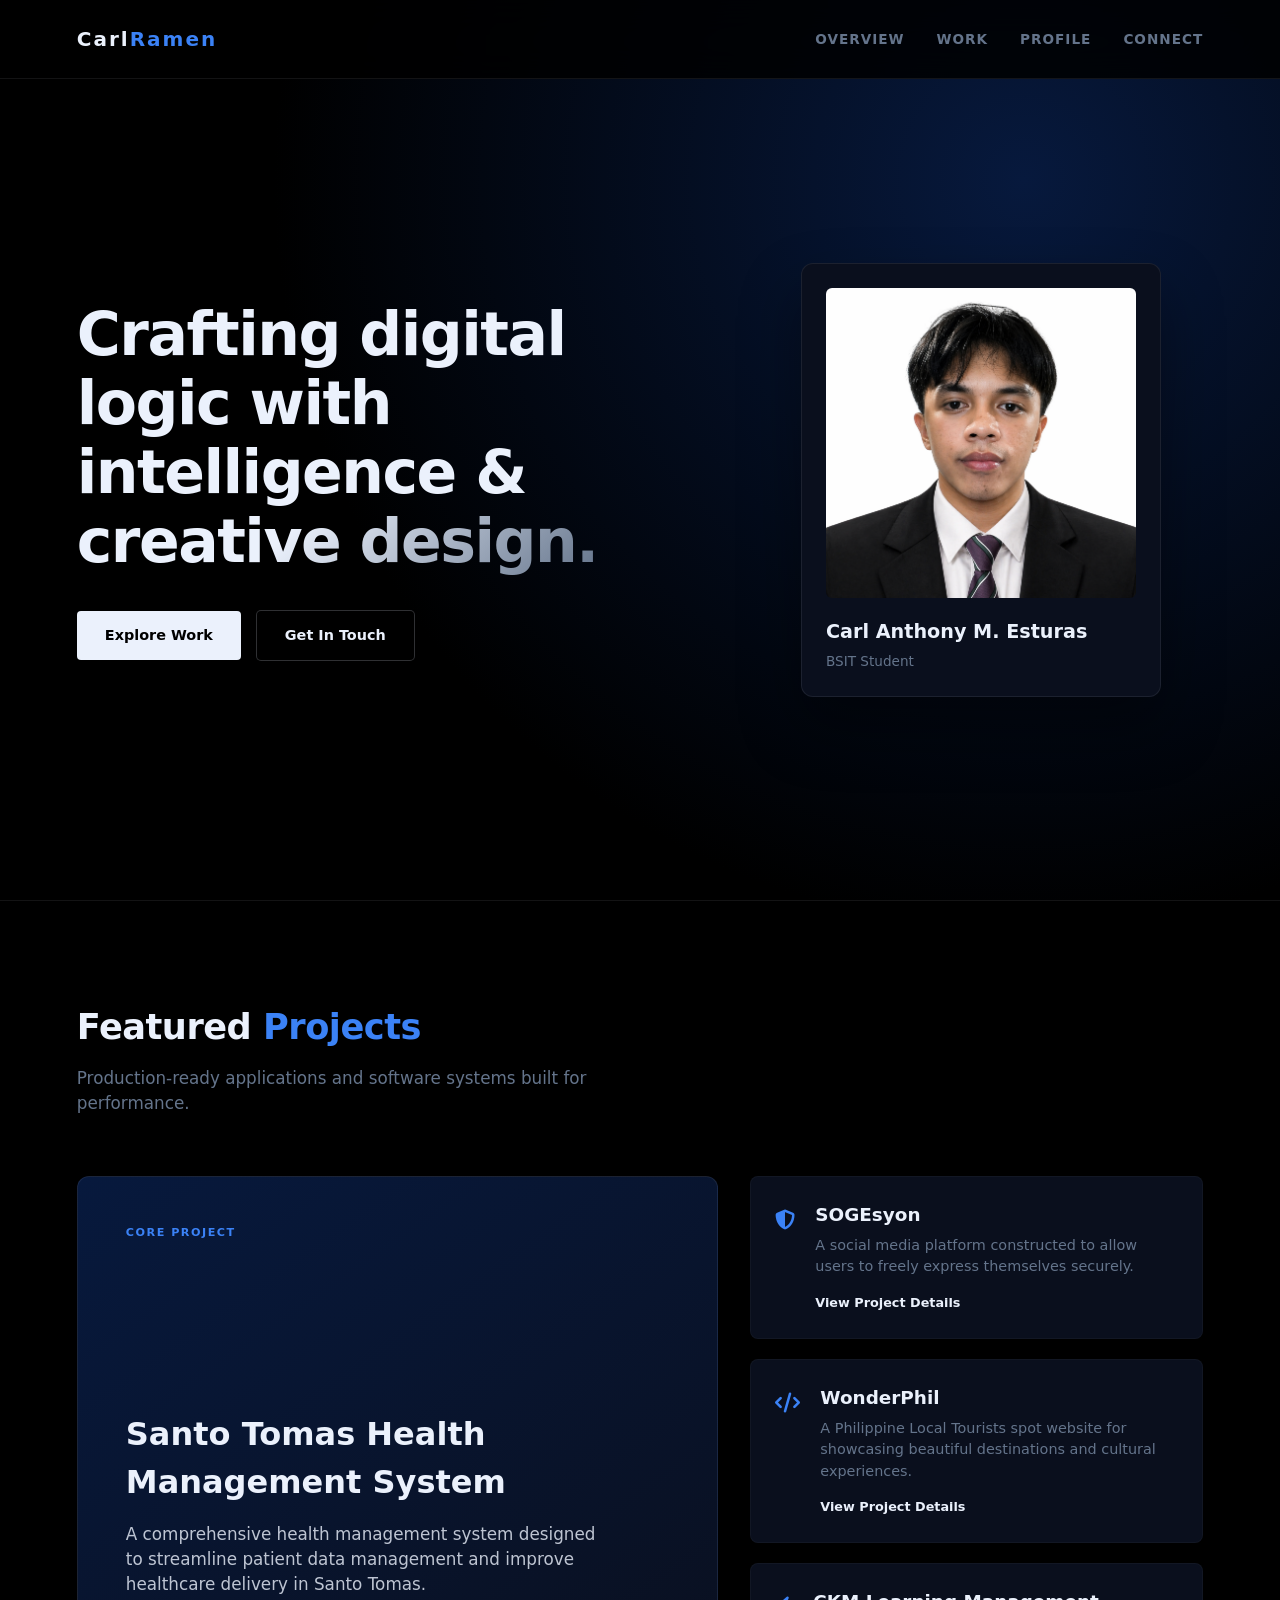
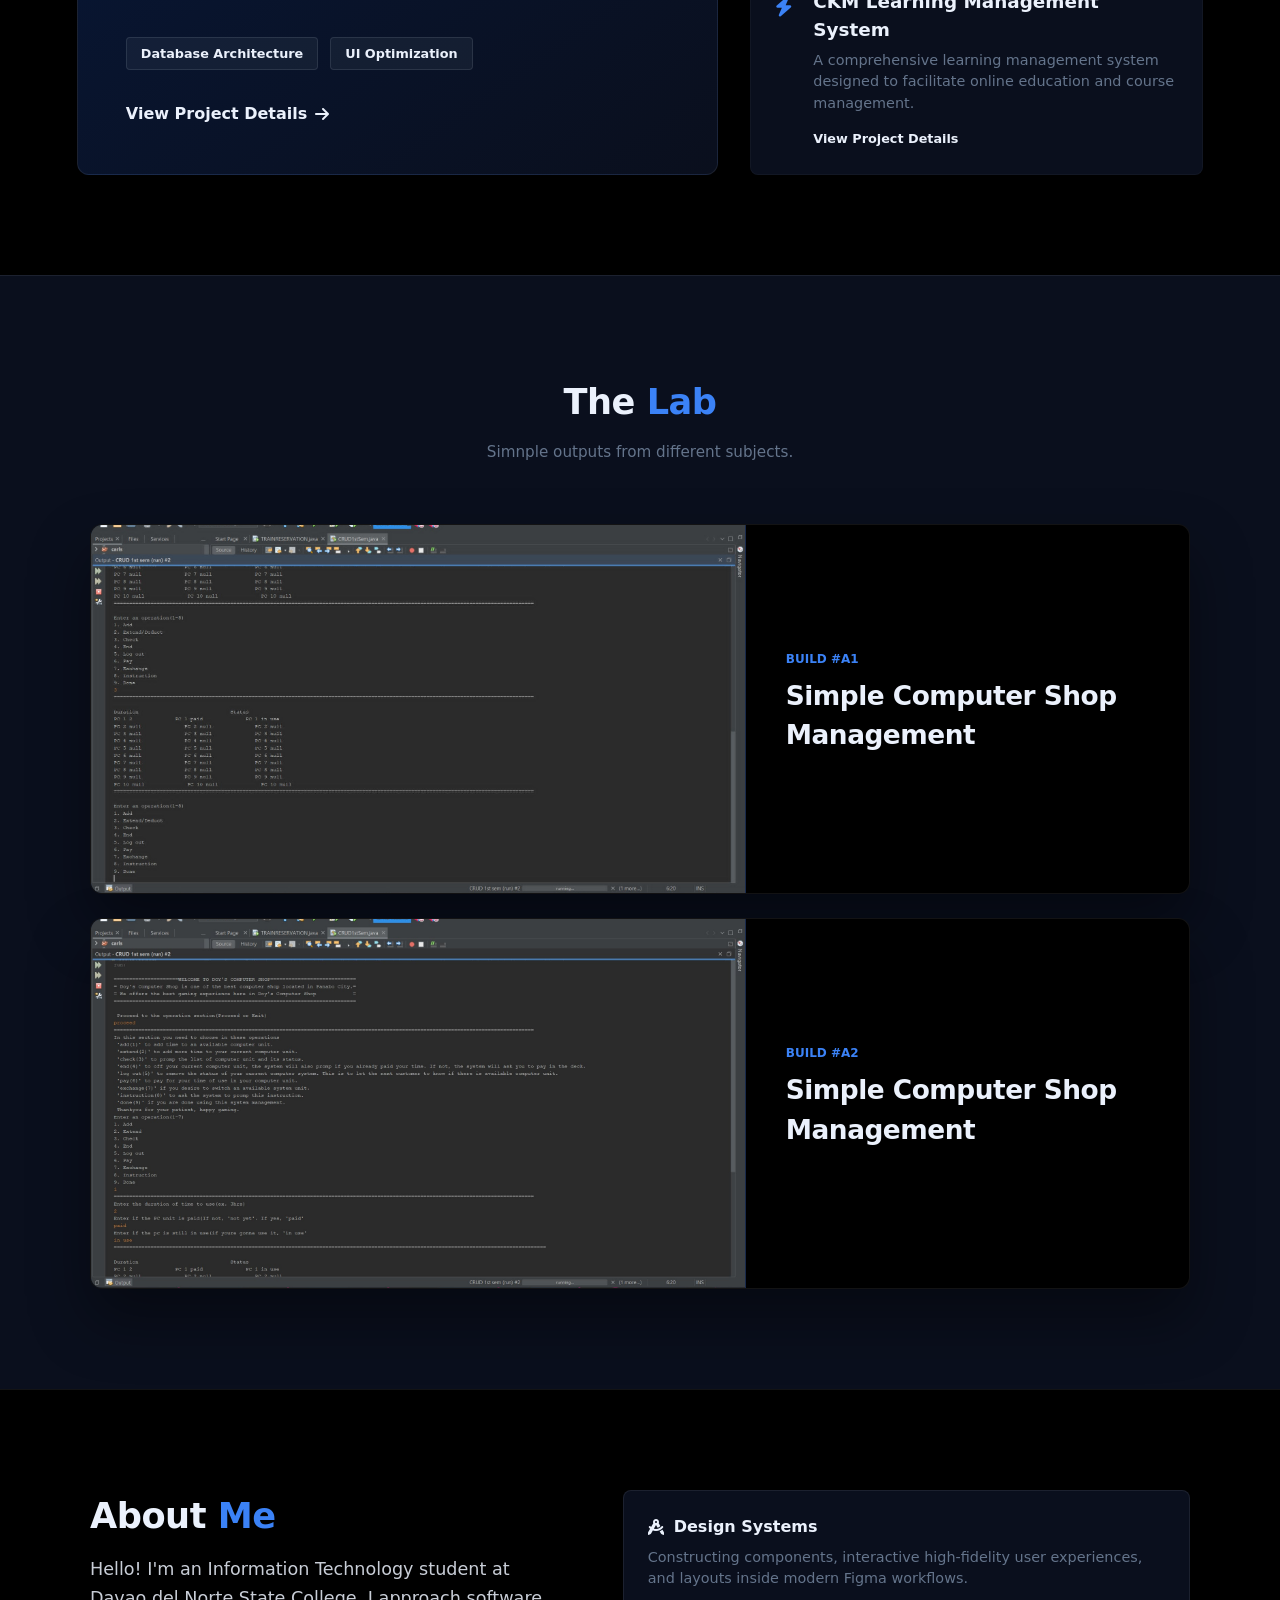
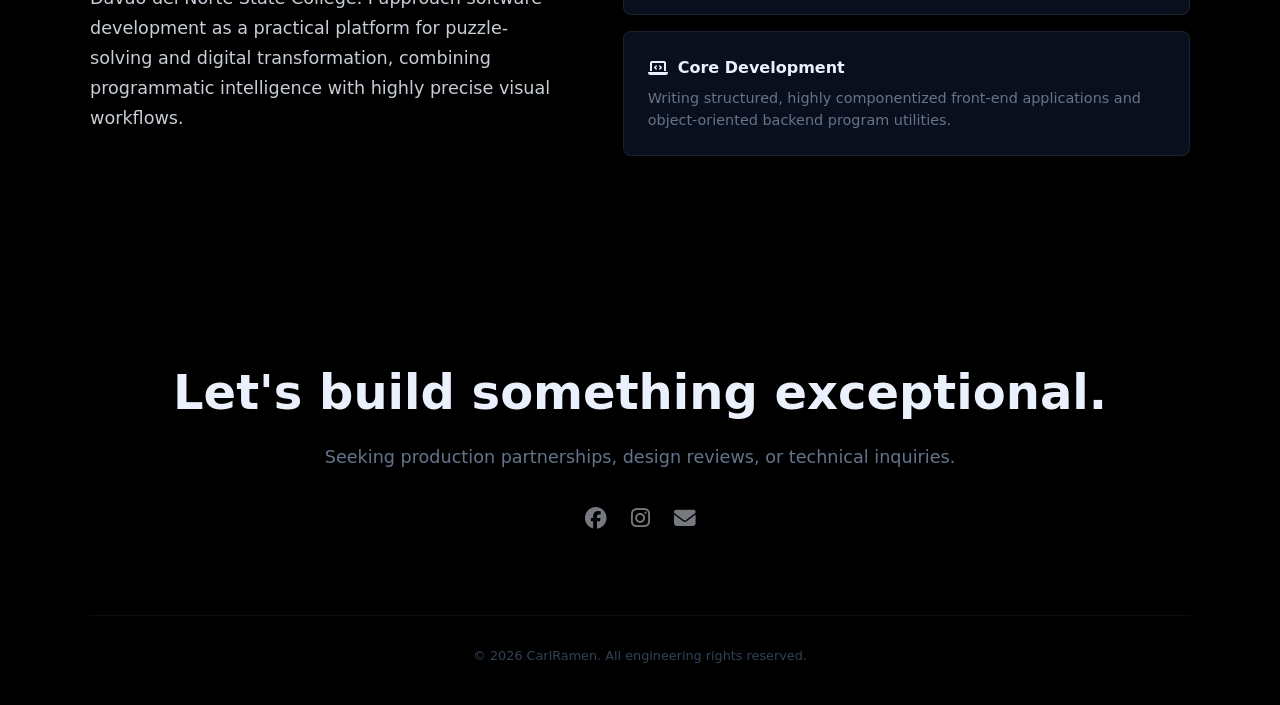
<file: index.html>
<!DOCTYPE html>
<html lang="en">
<head>
    <meta charset="UTF-8">
    <meta name="viewport" content="width=device-width, initial-scale=1.0">
    <title>Carl Anthony M. Esturas | Portfolio</title>
    <link rel="stylesheet" href="style.css">
    <link rel="stylesheet" href="https://cdnjs.cloudflare.com/ajax/libs/font-awesome/6.4.0/css/all.min.css">
</head>
<body>

    <header>
        <div class="logo">Carl<span>Ramen</span></div>
        <nav>
            <ul>
                <li><a href="#hero">Overview</a></li>
                <li><a href="#projects">Work</a></li>
                <li><a href="#about">Profile</a></li>
                <li><a href="#contact">Connect</a></li>
            </ul>
        </nav>
    </header>

    <!-- Main Hero Dashboard Block -->
    <main id="hero" class="hero-split-section">
        <div class="hero-left-panel">

            <h1>Crafting digital logic with intelligence & <span class="gradient-text">creative design.</span></h1>
            <div class="hero-cta-group">
                <a href="#projects" class="btn btn-primary">Explore Work</a>
                <a href="#contact" class="btn btn-secondary">Get In Touch</a>
            </div>
        </div>
        
        <div class="hero-right-panel">
            <div class="profile-hero-card">
                <div class="profile-frame">
                    <img src="pictures\Portfolio\carl 1x1.png" alt="Carl Anthony M. Esturas Portrait">
                </div>
                <div class="profile-meta">
                    <h3>Carl Anthony M. Esturas</h3>
                    <p>BSIT Student</p>
                </div>
            </div>
        </div>
    </main>

    <!-- Section 1: Main Project Hub -->
    <section id="projects" class="showcase-hub">
        <div class="section-header-left">
            <h2>Featured <span>Projects</span></h2>
            <p>Production-ready applications and software systems built for performance.</p>
        </div>

        <div class="asymmetric-project-grid">
            <!-- Large Focus Card -->
            <div class="project-card-large">
                <div class="card-meta-tag">Core Project</div>
                <div class="card-content-wrap">
                    <h3>Santo Tomas Health Management System</h3>
                    <p>A comprehensive health management system designed to streamline patient data management and improve healthcare delivery in Santo Tomas.</p>
                    <div class="card-tech-row">
                        <span>Database Architecture</span>
                        <span>UI Optimization</span>
                    </div>
                    <a href="project1.html" class="action-link">View Project Details <i class="fa-solid fa-arrow-right"></i></a>
                </div>
            </div>

            <!-- Side Cards Sub-Grid -->
            <div class="side-projects-stack">
                <div class="project-card-mini">
                    <div class="mini-icon"><i class="fa-solid fa-shield-halved"></i></div>
                    <div class="mini-content">
                        <h3>SOGEsyon</h3>
                        <p>A social media platform constructed to allow users to freely express themselves securely.</p>
                        <a href="project2.html" class="simple-link">View Project Details</a>
                    </div>
                </div>

                <div class="project-card-mini">
                    <div class="mini-icon"><i class="fa-solid fa-code"></i></div>
                    <div class="mini-content">
                        <h3>WonderPhil</h3>
                        <p>A Philippine Local Tourists spot website for showcasing beautiful destinations and cultural experiences.</p>
                        <a href="project3.html" class="simple-link">View Project Details</a>
                    </div>
                </div>

                <div class="project-card-mini">
                    <div class="mini-icon"><i class="fa-solid fa-bolt"></i></div>
                    <div class="mini-content">
                        <h3>CKM Learning Management System</h3>
                        <p>A comprehensive learning management system designed to facilitate online education and course management.</p>
                        <a href="project4.html" class="simple-link">View Project Details</a>
                    </div>
                </div>
            </div>
        </div>
    </section>

    <!-- Section 2: Laboratory / Other Creations -->
    <section class="lab-workspace">
        <div class="lab-title-center">
            <h2>The <span>Lab</span></h2>
            <p>Simnple outputs from different subjects.</p>
        </div>

        <div class="lab-display-card">
            <div class="lab-image-pane">
                <img src="pictures\Portfolio\da53e090-27cf-4da5-a73e-3b33466f14dc.jpg" alt="Quiz Generator Interface">
            </div>
            <div class="lab-details-pane">
                <span class="lab-index">Build #A1</span>
                <h3>Simple Computer Shop Management</h3>
              

        </div>
        </div>
        <br>
        <div class="lab-display-card">
            <div class="lab-image-pane">
                <img src="pictures\Portfolio\8c48b31a-b5ac-4d17-a5b7-06919d560942.jpg" alt="Quiz Generator Interface">
            </div>
            <div class="lab-details-pane">
                <span class="lab-index">Build #A2</span>
                <h3>Simple Computer Shop Management</h3>
              

        </div>
        </div>
    </section>

    <!-- Section 3: About & Competencies -->
    <section id="about" class="profile-biography">
        <div class="bio-grid">
            <div class="bio-statement">
                <h2>About <span>Me</span></h2>
                <p>Hello! I'm an Information Technology student at Davao del Norte State College. I approach software development as a practical platform for puzzle-solving and digital transformation, combining programmatic intelligence with highly precise visual workflows.</p>
            </div>
            <div class="competency-matrix">
                <div class="matrix-card">
                    <h4><i class="fa-solid fa-compass-drafting"></i> Design Systems</h4>
                    <p>Constructing components, interactive high-fidelity user experiences, and layouts inside modern Figma workflows.</p>
                </div>
                <div class="matrix-card">
                    <h4><i class="fa-solid fa-laptop-code"></i> Core Development</h4>
                    <p>Writing structured, highly componentized front-end applications and object-oriented backend program utilities.</p>
                </div>
            </div>
        </div>
    </section>

    <!-- Footer System -->
    <footer id="contact">
        <div class="footer-wrap">
            <div class="footer-cta">
                <h2>Let's build something <span>exceptional.</span></h2>
                <p>Seeking production partnerships, design reviews, or technical inquiries.</p>
                <div class="social-links">
                    <a href="#" aria-label="Facebook"><i class="fa-brands fa-facebook"></i></a>
                    <a href="#" aria-label="Instagram"><i class="fa-brands fa-instagram"></i></a>
                    <a href="mailto:your-email@gmail.com" aria-label="Email"><i class="fa-solid fa-envelope"></i></a>
                </div>
            </div>
            <div class="footer-bottom">
                <p class="copyright">&copy; 2026 CarlRamen. All engineering rights reserved.</p>
            </div>
        </div>
    </footer>

</body>
</html>
</file>
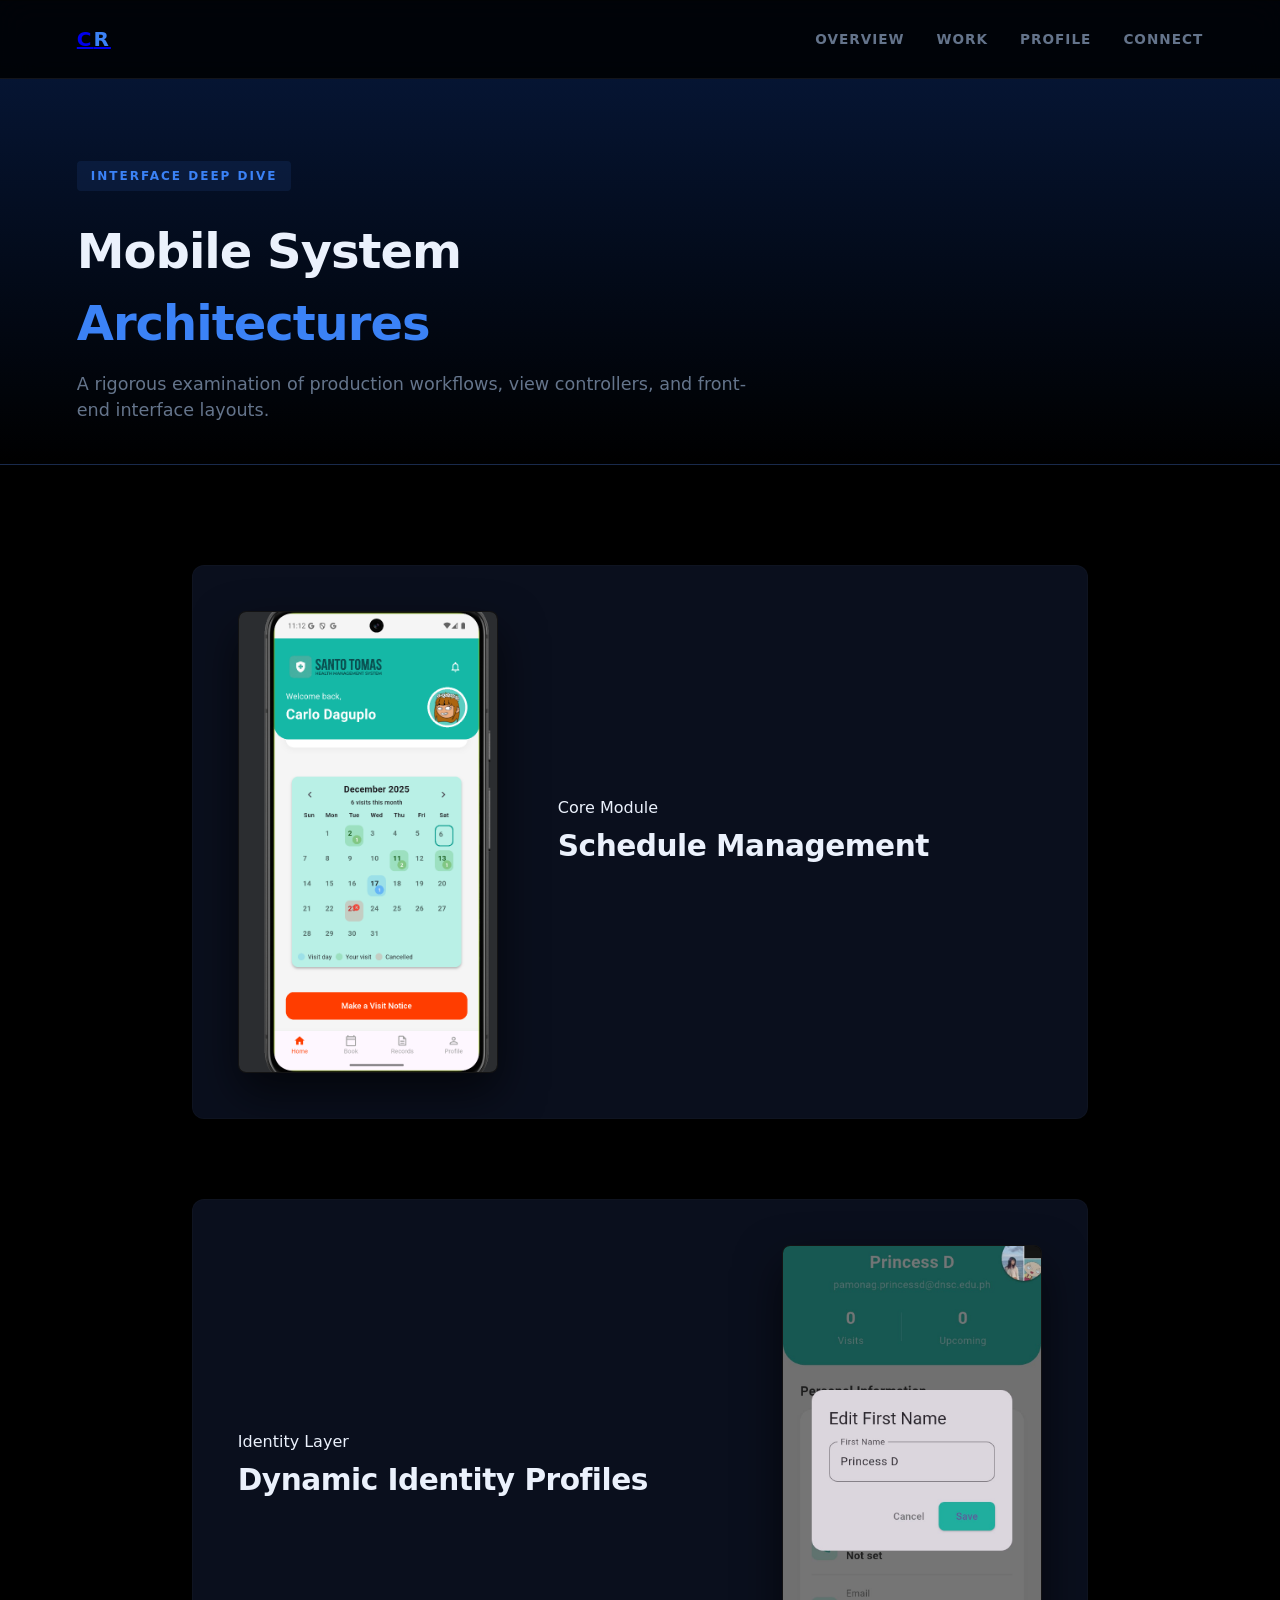
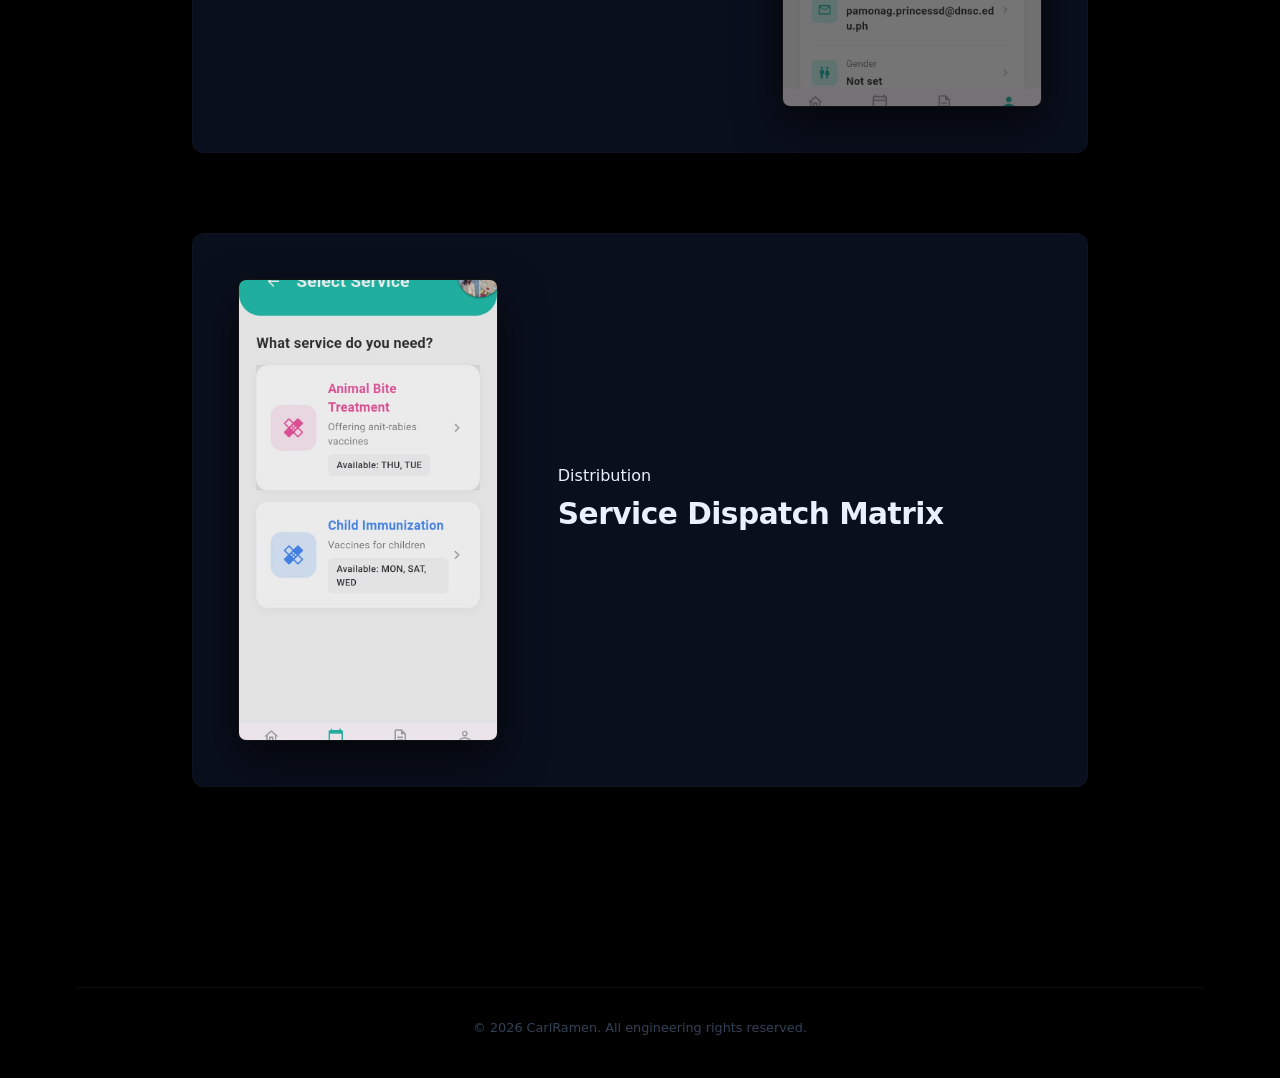
<file: project1.html>
<!DOCTYPE html>
<html lang="en">
<head>
    <meta charset="UTF-8">
    <meta name="viewport" content="width=device-width, initial-scale=1.0">
    <title>Project Breakdown | Case Studies</title>
    <link rel="stylesheet" href="style.css">
    <!-- Font Awesome for Icons -->
    <link rel="stylesheet" href="https://cdnjs.cloudflare.com/ajax/libs/font-awesome/6.4.0/css/all.min.css">
</head>

<style>
    /* ==========================================================================
   Showcase Subpage Layout Matrix Adjustments
   ========================================================================== */

.showcase-page {
    background-color: var(--raw-black);
}

header nav ul li a.active-link {
    color: var(--ice-white);
    border-bottom: 2px solid #3b82f6;
    padding-bottom: 4px;
}

/* --- Hero Banner Modification --- */
.showcase-hero {
    min-height: 45vh;
    display: flex;
    align-items: flex-end;
    padding: 160px 6% 40px;
    background: linear-gradient(180deg, var(--navy-abyss) 0%, var(--raw-black) 100%);
    position: relative;
    border-bottom: 1px solid var(--subtle-border);
}

.hero-title-container {
    position: relative;
    z-index: 2;
    max-width: 700px;
}

.hero-title-container h1 {
    font-size: 3rem;
    font-weight: 800;
    letter-spacing: -1px;
    margin-bottom: 12px;
}

.hero-title-container h1 span {
    color: #3b82f6;
}

.hero-title-container p {
    color: var(--slate-muted);
    font-size: 1.1rem;
}

/* --- Portrait Frame System Mechanics --- */
.showcase-container.portrait-layout {
    display: flex;
    flex-direction: column;
    gap: 80px;
    max-width: 1050px;
    margin: 0 auto;
    padding: 100px 6%;
}

.portrait-layout .showcase-item {
    display: flex;
    flex-direction: row;
    align-items: center;
    gap: 60px;
    background-color: var(--card-surface);
    padding: 45px;
    border-radius: 12px;
    border: 1px solid rgba(235, 241, 252, 0.02);
    transition: border-color 0.4s ease;
}

.portrait-layout .showcase-item:hover {
    border-color: var(--subtle-border);
}

.portrait-layout .showcase-item.reverse {
    flex-direction: row-reverse;
}

/* Perfect Portrait Calculations */
.portrait-frame {
    flex: 0.7;
    max-width: 260px;
    aspect-ratio: 9 / 16;
    overflow: hidden;
    border-radius: 8px;
    border: 1px solid var(--subtle-border);
    box-shadow: 0 20px 45px rgba(0, 0, 0, 0.6);
    background-color: var(--raw-black);
}

.portrait-frame img {
    width: 100%;
    height: 100%;
    object-fit: cover;
    transition: transform 0.5s ease;
}

.portrait-layout .showcase-item:hover .portrait-frame img {
    transform: scale(1.02);
}

/* --- Typographical Details Panels --- */
.portrait-layout .showcase-details {
    flex: 1.3;
}

.detail-header-group {
    margin-bottom: 20px;
}

.portrait-layout .showcase-details h2 {
    font-size: 1.85rem;
    font-weight: 700;
    margin-top: 4px;
    letter-spacing: -0.5px;
}

.module-description {
    color: var(--slate-muted);
    font-size: 1rem;
    line-height: 1.7;
    margin-bottom: 30px;
}

/* Modern Tech Badges with embedded FontAwesome Icons */
.portrait-layout .tech-stack {
    display: flex;
    gap: 10px;
    flex-wrap: wrap;
}

.portrait-layout .tech-stack span {
    background-color: rgba(7, 25, 61, 0.5);
    color: var(--ice-white);
    border: 1px solid rgba(235, 241, 252, 0.06);
    padding: 8px 14px;
    border-radius: 4px;
    font-size: 0.8rem;
    font-weight: 600;
    display: inline-flex;
    align-items: center;
    gap: 8px;
}

.portrait-layout .tech-stack span i {
    color: #3b82f6;
    font-size: 0.85rem;
}

/* --- Mobile Viewport Adjustments --- */
@media (max-width: 850px) {
    .portrait-layout .showcase-item, 
    .portrait-layout .showcase-item.reverse {
        flex-direction: column;
        text-align: center;
        gap: 35px;
        padding: 30px 20px;
    }

    .portrait-frame {
        max-width: 220px;
        width: 100%;
    }

    .portrait-layout .showcase-details h2 {
        font-size: 1.5rem;
    }

    .portrait-layout .tech-stack {
        justify-content: center;
    }
}
</style>

<body class="showcase-page">

    <!-- Global Navigation Hook -->
    <header>
        <div class="logo"><a href="index.html">C<span>R</span></a></div>
        <nav>
            <ul>
                <li><a href="index.html#hero">Overview</a></li>
                <li><a href="index.html#projects">Work</a></li>
                <li><a href="index.html#about">Profile</a></li>
                <li><a href="index.html#contact">Connect</a></li>
            </ul>
        </nav>
    </header>

    <!-- Asymmetric Banner Header -->
    <section class="showcase-hero">
        <div class="hero-blur-backdrop"></div>
        <div class="hero-title-container">
            <span class="eyebrow-tag">Interface Deep Dive</span>
            <h1>Mobile System <span>Architectures</span></h1>
            <p>A rigorous examination of production workflows, view controllers, and front-end interface layouts.</p>
        </div>
    </section>

    <!-- Structural Layout: Split Component Feed -->
    <main class="showcase-container portrait-layout">

        <!-- Entry 01: Schedule Mechanics -->
        <article class="showcase-item">
            <div class="portrait-frame">
                <img src="pictures\Portfolio\955c9153-8900-468e-9204-cc3ce9925b33.jpg" alt="Schedule Application Interface View">
            </div>
            <div class="showcase-details">
                <div class="detail-header-group">
                    <span class="project-category">Core Module</span>
                    <h2>Schedule Management</h2>
                </div>

            </div>
        </article>

        <!-- Entry 02: Profile Data (Alternating Grid Structure) -->
        <article class="showcase-item reverse">
            <div class="portrait-frame">
                <img src="pictures\Portfolio\a5925135-b721-49a8-8b32-dfb4922f1dfa.jpg" alt="User Profile Configuration View">
            </div>
            <div class="showcase-details">
                <div class="detail-header-group">
                    <span class="project-category">Identity Layer</span>
                    <h2>Dynamic Identity Profiles</h2>
                </div>

            </div>
        </article>

        <!-- Entry 03: Service Integrations -->
        <article class="showcase-item">
            <div class="portrait-frame">
                <img src="pictures\Portfolio\c587fa96-a7ad-48d1-b13a-ccf615822dba.jpg" alt="Service Discovery Application View">
            </div>
            <div class="showcase-details">
                <div class="detail-header-group">
                    <span class="project-category">Distribution</span>
                    <h2>Service Dispatch Matrix</h2>
                </div>

            </div>
        </article>

    </main>

    <!-- Structural Footer Platform -->
    <footer>
        <div class="footer-bottom">
            <p class="copyright">&copy; 2026 CarlRamen. All engineering rights reserved.</p>
        </div>
    </footer>

</body>
</html>
</file>
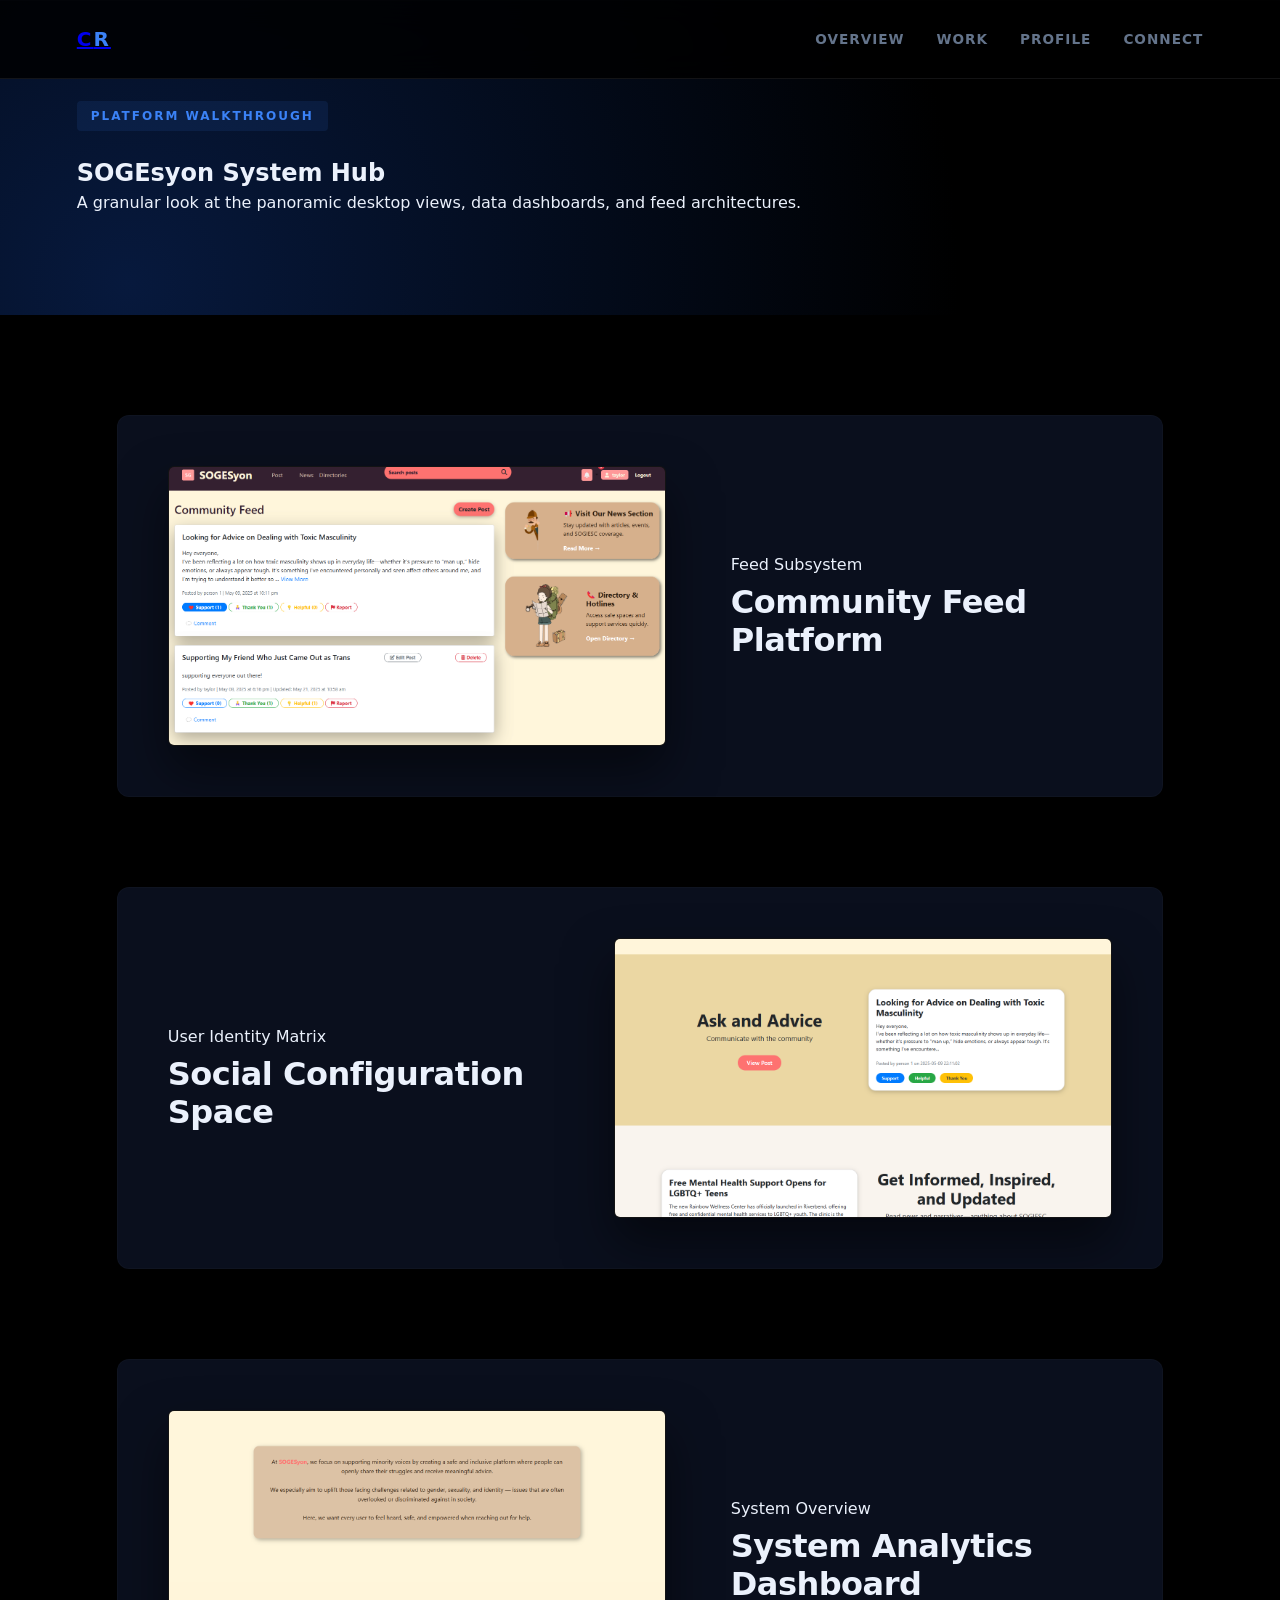
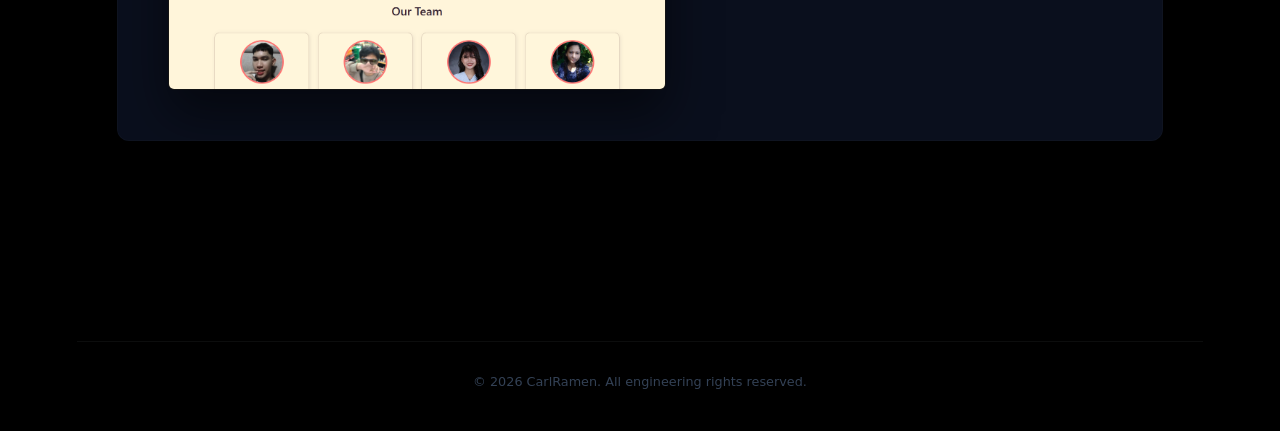
<file: project2.html>
<!DOCTYPE html>
<html lang="en">
<head>
    <meta charset="UTF-8">
    <meta name="viewport" content="width=device-width, initial-scale=1.0">
    <title>Project Breakdown | Landscape Showcase</title>
    <link rel="stylesheet" href="style.css">
    <!-- Font Awesome for Icons -->
    <link rel="stylesheet" href="https://cdnjs.cloudflare.com/ajax/libs/font-awesome/6.4.0/css/all.min.css">
</head>
<body class="showcase-page">

    <!-- Global Navigation Shell -->
    <header>
        <div class="logo"><a href="index.html">C<span>R</span></a></div>
        <nav>
            <ul>
                <li><a href="index.html#hero">Overview</a></li>
                <li><a href="index.html#projects">Work</a></li>
                <li><a href="index.html#about">Profile</a></li>
                <li><a href="index.html#contact">Connect</a></li>
            </ul>
        </nav>
    </header>

    <!-- Project Hero Header Area -->
    <section class="showcase-hero landscape-hero-bg">
        <div class="hero-title-container">
            <span class="eyebrow-tag">Platform Walkthrough</span>
            <h1>SOGEsyon <span>System Hub</span></h1>
            <p>A granular look at the panoramic desktop views, data dashboards, and feed architectures.</p>
        </div>
    </section>

    <!-- Structural Grid Platform: Landscape Feed Layout -->
    <main class="showcase-container landscape-layout">

        <!-- Module 01: Community Feed -->
        <article class="showcase-item">
            <div class="landscape-frame">
                <img src="pictures/Portfolio/83e98073-958a-43f4-be69-5a5bbcb81f44.jpg" alt="Community Feed Page Interface View">
            </div>
            <div class="showcase-details">
                <div class="detail-header-group">
                    <span class="project-category">Feed Subsystem</span>
                    <h2>Community Feed Platform</h2>
                </div>

            </div>
        </article>

        <!-- Module 02: Social Page (Alternating Row Configuration) -->
        <article class="showcase-item reverse">
            <div class="landscape-frame">
                <img src="pictures/Portfolio/d0e652d1-f759-4cfa-870d-d11940b6d631.jpg" alt="Social Page Dashboard Matrix">
            </div>
            <div class="showcase-details">
                <div class="detail-header-group">
                    <span class="project-category">User Identity Matrix</span>
                    <h2>Social Configuration Space</h2>
                </div>

            </div>
        </article>

        <!-- Module 03: About Dashboard -->
        <article class="showcase-item">
            <div class="landscape-frame">
                <img src="pictures/Portfolio/d603bdac-8599-4955-ba1b-6dc8db2c005a.jpg" alt="System Documentation Analytics Panel">
            </div>
            <div class="showcase-details">
                <div class="detail-header-group">
                    <span class="project-category">System Overview</span>
                    <h2>System Analytics Dashboard</h2>
                </div>

            </div>
        </article>

    </main>

    <!-- Structural Footer Platform -->
    <footer>
        <div class="footer-bottom">
            <p class="copyright">&copy; 2026 CarlRamen. All engineering rights reserved.</p>
        </div>
    </footer>

</body>
</html>
</file>
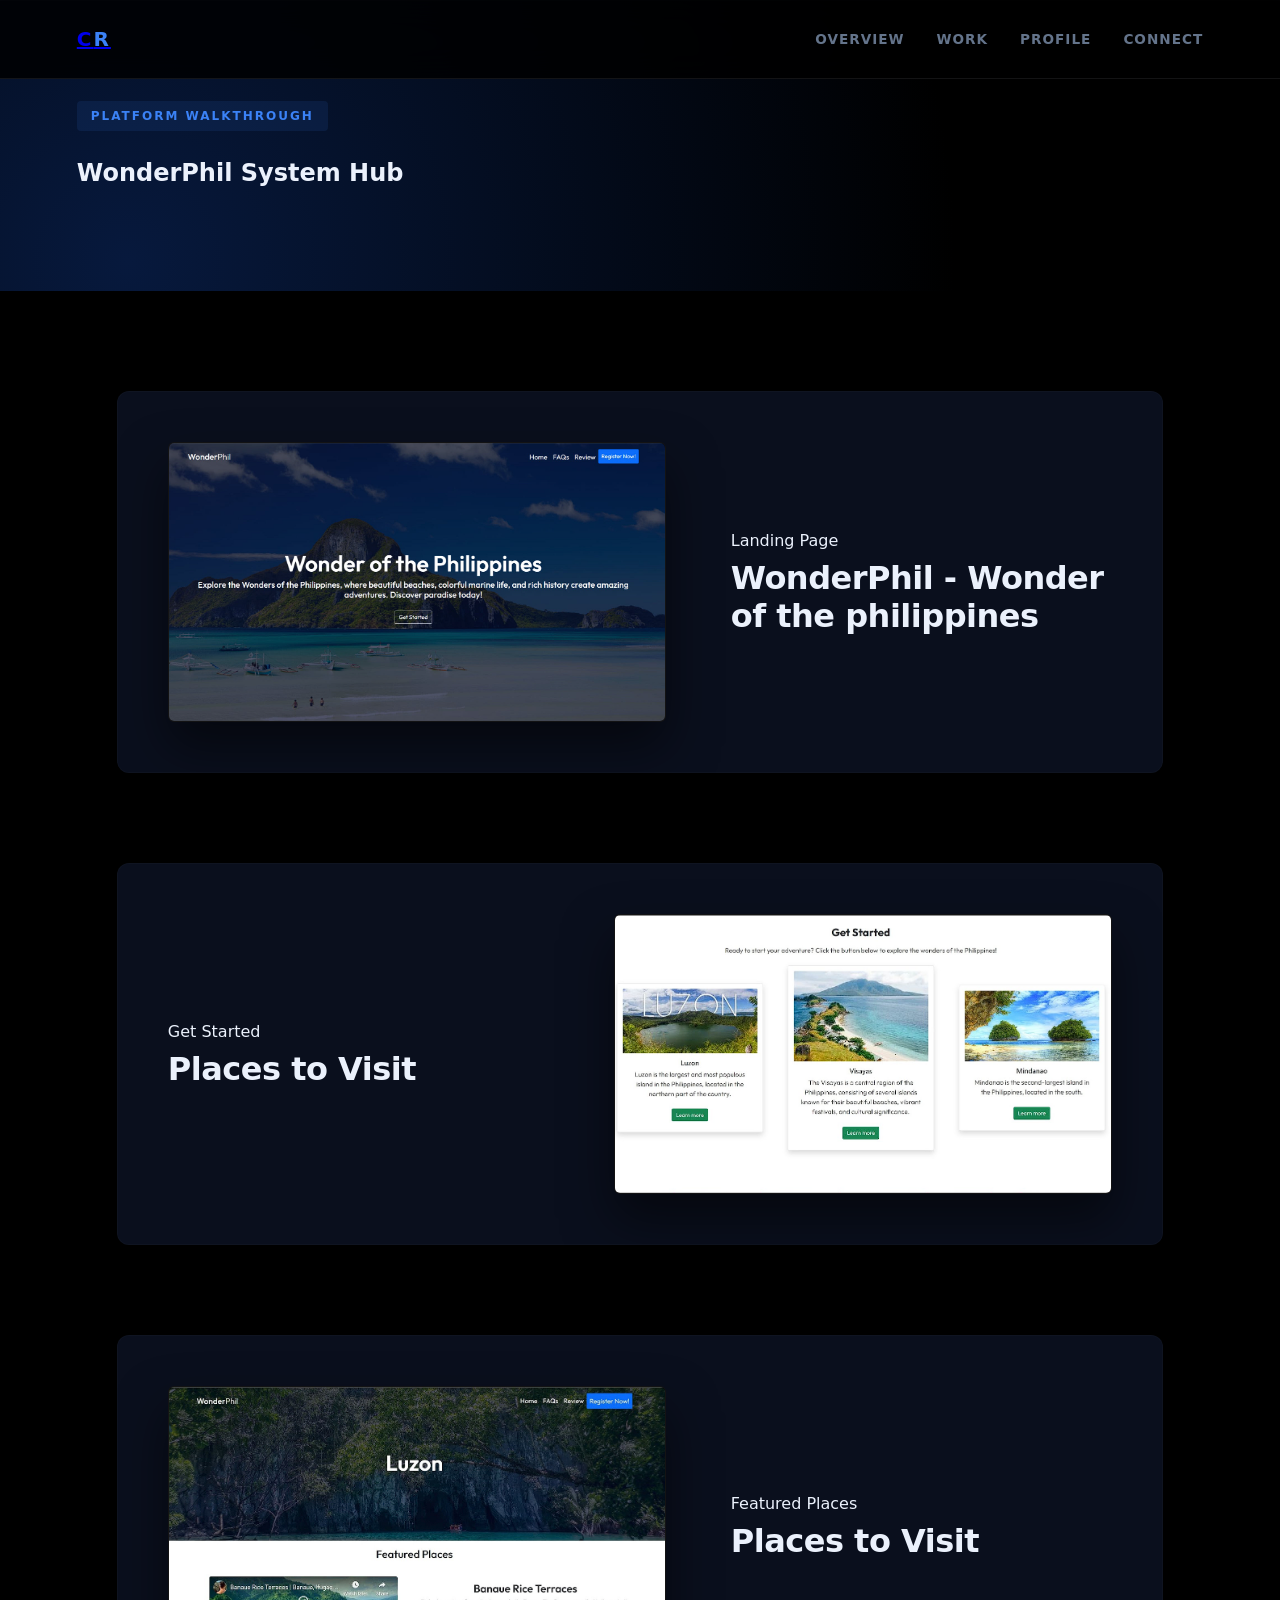
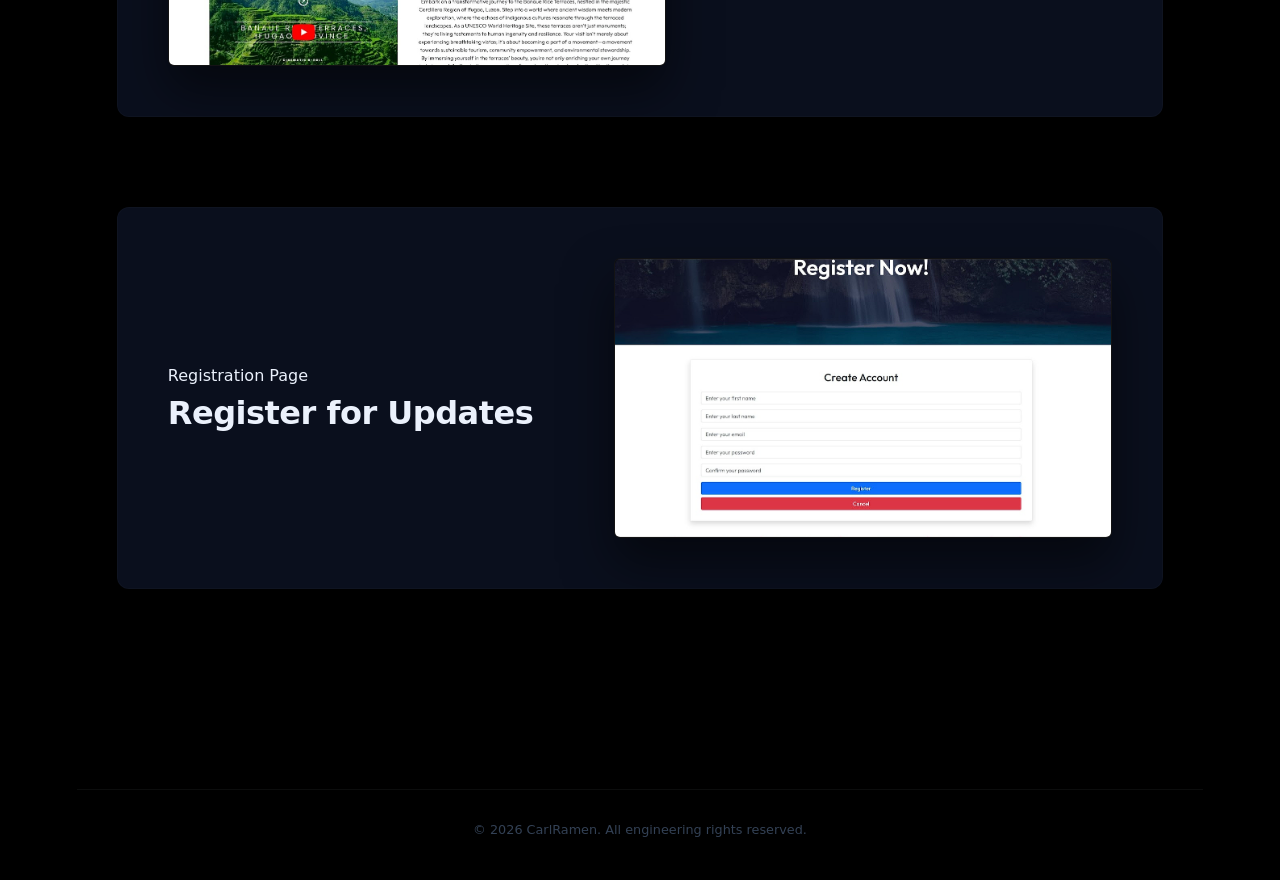
<file: project3.html>
<!DOCTYPE html>
<html lang="en">
<head>
    <meta charset="UTF-8">
    <meta name="viewport" content="width=device-width, initial-scale=1.0">
    <title>Project Breakdown | Landscape Showcase</title>
    <link rel="stylesheet" href="style.css">
    <!-- Font Awesome for Icons -->
    <link rel="stylesheet" href="https://cdnjs.cloudflare.com/ajax/libs/font-awesome/6.4.0/css/all.min.css">
</head>
<body class="showcase-page">

    <!-- Global Navigation Shell -->
    <header>
        <div class="logo"><a href="index.html">C<span>R</span></a></div>
        <nav>
            <ul>
                <li><a href="index.html#hero">Overview</a></li>
                <li><a href="index.html#projects">Work</a></li>
                <li><a href="index.html#about">Profile</a></li>
                <li><a href="index.html#contact">Connect</a></li>
            </ul>
        </nav>
    </header>

    <!-- Project Hero Header Area -->
    <section class="showcase-hero landscape-hero-bg">
        <div class="hero-title-container">
            <span class="eyebrow-tag">Platform Walkthrough</span>
            <h1>WonderPhil <span>System Hub</span></h1>
        </div>
    </section>

    <!-- Structural Grid Platform: Landscape Feed Layout -->
    <main class="showcase-container landscape-layout">

        <!-- Module 01: Community Feed -->
        <article class="showcase-item">
            <div class="landscape-frame">
                <img src="pictures\Portfolio\Screenshot 2026-06-08 072215.png" alt="Community Feed Page Interface View">
            </div>
            <div class="showcase-details">
                <div class="detail-header-group">
                    <span class="project-category">Landing Page</span>
                    <h2>WonderPhil - Wonder of the philippines</h2>
                </div>

            </div>
        </article>

        <!-- Module 02: Social Page (Alternating Row Configuration) -->
        <article class="showcase-item reverse">
            <div class="landscape-frame">
                <img src="pictures\Portfolio\Screenshot 2026-06-08 072628.png" alt="Social Page Dashboard Matrix">
            </div>
            <div class="showcase-details">
                <div class="detail-header-group">
                    <span class="project-category">Get Started</span>
                    <h2>Places to Visit</h2>
                </div>

            </div>
        </article>

        <!-- Module 03: About Dashboard -->
        <article class="showcase-item">
            <div class="landscape-frame">
                <img src="pictures\Portfolio\Screenshot 2026-06-08 072702.png" alt="System Documentation Analytics Panel">
            </div>
            <div class="showcase-details">
                <div class="detail-header-group">
                    <span class="project-category">Featured Places</span>
                    <h2>Places to Visit</h2>
                </div>

            </div>
        </article>

<article class="showcase-item reverse">
            <div class="landscape-frame">
                <img src="pictures\Portfolio\Screenshot 2026-06-08 072801.png" alt="Social Page Dashboard Matrix">
            </div>
            <div class="showcase-details">
                <div class="detail-header-group">
                    <span class="project-category">Registration Page</span>
                    <h2>Register for Updates</h2>
                </div>

            </div>
        </article>
    </main>

    <!-- Structural Footer Platform -->
    <footer>
        <div class="footer-bottom">
            <p class="copyright">&copy; 2026 CarlRamen. All engineering rights reserved.</p>
        </div>
    </footer>

</body>
</html>
</file>
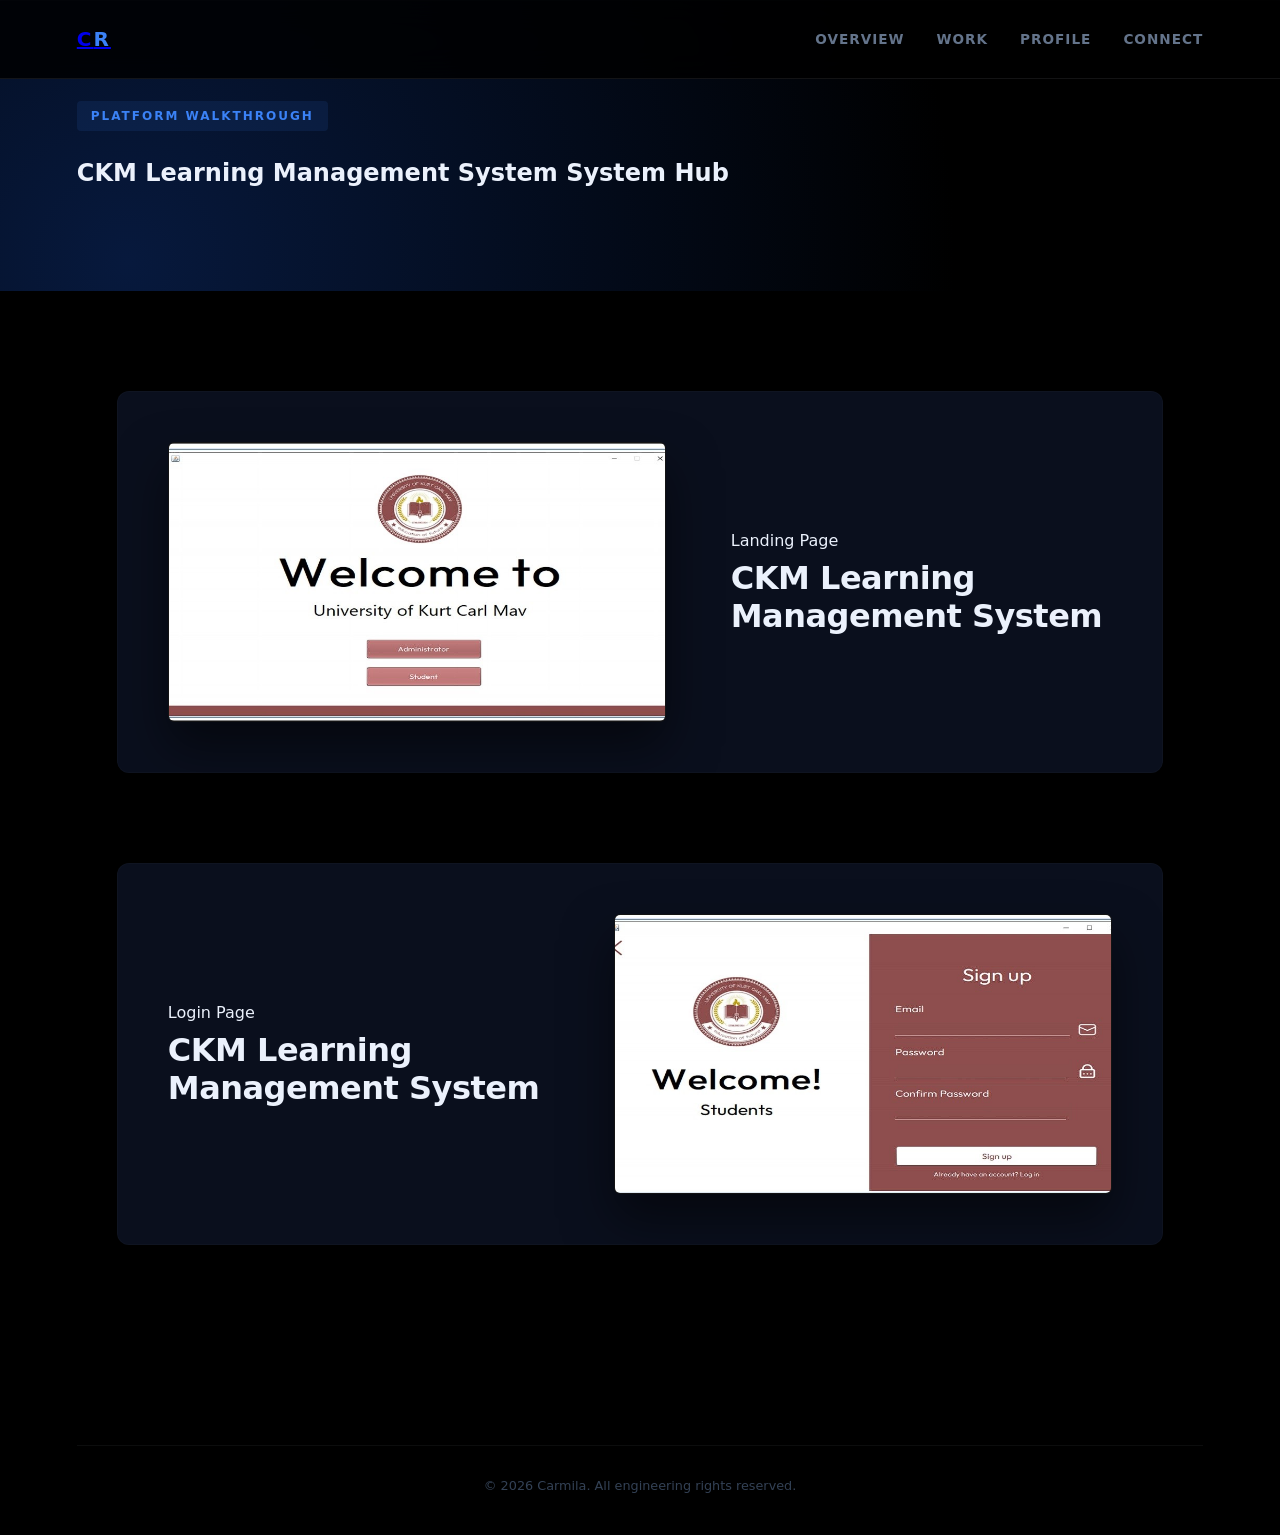
<file: project4.html>
<!DOCTYPE html>
<html lang="en">
<head>
    <meta charset="UTF-8">
    <meta name="viewport" content="width=device-width, initial-scale=1.0">
    <title>Project Breakdown | Landscape Showcase</title>
    <link rel="stylesheet" href="style.css">
    <!-- Font Awesome for Icons -->
    <link rel="stylesheet" href="https://cdnjs.cloudflare.com/ajax/libs/font-awesome/6.4.0/css/all.min.css">
</head>
<body class="showcase-page">

    <!-- Global Navigation Shell -->
    <header>
        <div class="logo"><a href="index.html">C<span>R</span></a></div>
        <nav>
            <ul>
                <li><a href="index.html#hero">Overview</a></li>
                <li><a href="index.html#projects">Work</a></li>
                <li><a href="index.html#about">Profile</a></li>
                <li><a href="index.html#contact">Connect</a></li>
            </ul>
        </nav>
    </header>

    <!-- Project Hero Header Area -->
    <section class="showcase-hero landscape-hero-bg">
        <div class="hero-title-container">
            <span class="eyebrow-tag">Platform Walkthrough</span>
            <h1>CKM Learning Management System <span>System Hub</span></h1>

        </div>
    </section>

    <!-- Structural Grid Platform: Landscape Feed Layout -->
    <main class="showcase-container landscape-layout">

        <!-- Module 01: Community Feed -->
        <article class="showcase-item">
            <div class="landscape-frame">
                <img src="pictures\Portfolio\Screenshot 2026-06-08 072326.png" alt="Community Feed Page Interface View">
            </div>
            <div class="showcase-details">
                <div class="detail-header-group">
                    <span class="project-category">Landing Page</span>
                    <h2>CKM Learning Management System</h2>
                </div>

            </div>
        </article>

        <!-- Module 02: Social Page (Alternating Row Configuration) -->
        <article class="showcase-item reverse">
            <div class="landscape-frame">
                <img src="pictures\Portfolio\Screenshot 2026-06-08 072413.png" alt="Social Page Dashboard Matrix">
            </div>
            <div class="showcase-details">
                <div class="detail-header-group">
                    <span class="project-category">Login Page</span>
                    <h2>CKM Learning Management System</h2>
                </div>

            </div>
        </article>


    </main>

    <!-- Structural Footer Platform -->
    <footer>
        <div class="footer-bottom">
            <p class="copyright">&copy; 2026 Carmila. All engineering rights reserved.</p>
        </div>
    </footer>

</body>
</html>
</file>
<file: style.css>
/* --- Core Structural Design System Tokens --- */
* {
    margin: 0;
    padding: 0;
    box-sizing: border-box;
    font-family: 'Segoe UI', system-ui, -apple-system, sans-serif;
    scroll-behavior: smooth;
}

/* Verbatim Color Palette Mapping from image_ffd342.png */
:root {
    --raw-black: #000000;
    --navy-abyss: #07193D;
    --ice-white: #EBF1FC;
    --slate-muted: #64748b;
    --card-surface: #0a0f1d;
    --subtle-border: rgba(235, 241, 252, 0.08);
}

body {
    background-color: var(--raw-black);
    color: var(--ice-white);
    line-height: 1.5;
    overflow-x: hidden;
}

/* --- Navigation Shell --- */
header {
    position: fixed;
    top: 0;
    width: 100%;
    background-color: rgba(0, 0, 0, 0.85);
    backdrop-filter: blur(16px);
    display: flex;
    justify-content: space-between;
    align-items: center;
    padding: 24px 6%;
    z-index: 1000;
    border-bottom: 1px solid var(--subtle-border);
}

.logo {
    font-size: 1.25rem;
    font-weight: 800;
    letter-spacing: 2px;
}

.logo span {
    color: #3b82f6;
}

nav ul {
    display: flex;
    list-style: none;
}

nav ul li {
    margin-left: 32px;
}

nav ul li a {
    color: var(--slate-muted);
    text-decoration: none;
    font-size: 0.85rem;
    font-weight: 600;
    text-transform: uppercase;
    letter-spacing: 1px;
    transition: color 0.3s ease;
}

nav ul li a:hover {
    color: var(--ice-white);
}

/* --- Asymmetric Hero Dashboard Layout --- */
.hero-split-section {
    min-height: 100vh;
    display: flex;
    align-items: center;
    padding: 120px 6% 60px;
    background: radial-gradient(circle at 80% 20%, var(--navy-abyss) 0%, var(--raw-black) 60%);
    gap: 40px;
}

.hero-left-panel {
    flex: 1.3;
}

.eyebrow-tag {
    font-size: 0.75rem;
    font-weight: 700;
    text-transform: uppercase;
    letter-spacing: 2px;
    color: #3b82f6;
    background: rgba(59, 130, 246, 0.1);
    padding: 6px 14px;
    border-radius: 4px;
    display: inline-block;
    margin-bottom: 24px;
}

.hero-left-panel h1 {
    font-size: 3.75rem;
    font-weight: 800;
    line-height: 1.15;
    letter-spacing: -1.5px;
    margin-bottom: 35px;
}

.gradient-text {
    background: linear-gradient(135deg, var(--ice-white) 40%, var(--slate-muted));
    -webkit-background-clip: text;
    -webkit-text-fill-color: transparent;
}

.hero-cta-group {
    display: flex;
    gap: 16px;
    flex-wrap: wrap;
}

.btn {
    padding: 14px 28px;
    font-size: 0.9rem;
    font-weight: 600;
    border-radius: 4px;
    text-decoration: none;
    transition: all 0.3s ease;
}

.btn-primary {
    background-color: var(--ice-white);
    color: var(--raw-black);
}

.btn-primary:hover {
    background-color: transparent;
    color: var(--ice-white);
    box-shadow: 0 0 0 1px var(--ice-white);
}

.btn-secondary {
    background-color: transparent;
    color: var(--ice-white);
    box-shadow: 0 0 0 1px rgba(235, 241, 252, 0.2);
}

.btn-secondary:hover {
    box-shadow: 0 0 0 1px var(--ice-white);
}

.hero-right-panel {
    flex: 0.9;
    display: flex;
    justify-content: center;
}

.profile-hero-card {
    background-color: var(--card-surface);
    border: 1px solid var(--subtle-border);
    padding: 24px;
    border-radius: 12px;
    width: 100%;
    max-width: 360px;
    box-shadow: 0 30px 60px rgba(0,0,0,0.4);
}

.profile-frame {
    width: 100%;
    aspect-ratio: 1 / 1;
    border-radius: 6px;
    overflow: hidden;
    margin-bottom: 20px;
}

.profile-frame img {
    width: 100%;
    height: 100%;
    object-fit: cover;
}

.profile-meta h3 {
    font-size: 1.2rem;
    font-weight: 700;
    margin-bottom: 4px;
}

.profile-meta p {
    font-size: 0.85rem;
    color: var(--slate-muted);
}

/* --- Section Global Structure --- */
section {
    padding: 100px 6%;
    border-top: 1px solid var(--subtle-border);
}

section h2 {
    font-size: 2.2rem;
    font-weight: 800;
    letter-spacing: -0.5px;
    margin-bottom: 12px;
}

section h2 span {
    color: #3b82f6;
}

/* --- Advanced Hub Grid Architecture --- */
.showcase-hub {
    background-color: var(--raw-black);
}

.section-header-left {
    max-width: 600px;
    margin-bottom: 60px;
}

.section-header-left p {
    color: var(--slate-muted);
    font-size: 1.05rem;
}

.asymmetric-project-grid {
    display: flex;
    gap: 32px;
}

.project-card-large {
    flex: 1.2;
    background: linear-gradient(145deg, var(--navy-abyss) 0%, var(--card-surface) 100%);
    border: 1px solid var(--subtle-border);
    padding: 48px;
    border-radius: 12px;
    display: flex;
    flex-direction: column;
    justify-content: space-between;
}

.card-meta-tag {
    font-size: 0.7rem;
    font-weight: 700;
    text-transform: uppercase;
    color: #3b82f6;
    letter-spacing: 1.5px;
    margin-bottom: 40px;
}

.project-card-large h3 {
    font-size: 2rem;
    font-weight: 700;
    margin-bottom: 16px;
}

.project-card-large p {
    color: var(--ice-white);
    opacity: 0.8;
    font-size: 1.05rem;
    max-width: 480px;
    margin-bottom: 40px;
}

.card-tech-row {
    display: flex;
    gap: 12px;
    margin-bottom: 32px;
}

.card-tech-row span {
    font-size: 0.8rem;
    font-weight: 600;
    background-color: rgba(235, 241, 252, 0.05);
    padding: 6px 14px;
    border-radius: 4px;
    border: 1px solid rgba(235, 241, 252, 0.1);
}

.action-link {
    color: var(--ice-white);
    text-decoration: none;
    font-weight: 600;
    display: inline-flex;
    align-items: center;
    gap: 8px;
    transition: gap 0.2s ease;
}

.action-link:hover {
    gap: 14px;
}

.side-projects-stack {
    flex: 1;
    display: flex;
    flex-direction: column;
    gap: 20px;
}

.project-card-mini {
    background-color: var(--card-surface);
    border: 1px solid rgba(235, 241, 252, 0.03);
    padding: 24px;
    border-radius: 8px;
    display: flex;
    gap: 20px;
    transition: border-color 0.3s ease;
}

.project-card-mini:hover {
    border-color: var(--subtle-border);
}

.mini-icon {
    font-size: 1.25rem;
    color: #3b82f6;
    margin-top: 4px;
}

.mini-content h3 {
    font-size: 1.15rem;
    font-weight: 600;
    margin-bottom: 6px;
}

.mini-content p {
    font-size: 0.9rem;
    color: var(--slate-muted);
    margin-bottom: 12px;
}

.simple-link {
    color: var(--ice-white);
    text-decoration: none;
    font-size: 0.8rem;
    font-weight: 700;
}

/* --- Optimized Lab Design Environment --- */
.lab-workspace {
    background-color: var(--card-surface);
}

.lab-title-center {
    text-align: center;
    max-width: 500px;
    margin: 0 auto 60px;
}

.lab-title-center p {
    color: var(--slate-muted);
    font-size: 0.95rem;
}

.lab-display-card {
    max-width: 1100px; /* Expanded layout bounds to yield extra visual size */
    margin: 0 auto;
    background-color: var(--raw-black);
    border: 1px solid var(--subtle-border);
    border-radius: 12px;
    overflow: hidden;
    display: flex;
    box-shadow: 0 30px 60px rgba(0, 0, 0, 0.4);
}

.lab-image-pane {
    flex: 1.8; /* Expanded to maximize workspace screenshot footprint */
    aspect-ratio: 16 / 9;
    background-color: var(--navy-abyss);
    overflow: hidden;
    border-right: 1px solid var(--subtle-border);
}

.lab-image-pane img {
    width: 100%;
    height: 100%;
    object-fit: cover;
    display: block;
    transition: transform 0.5s cubic-bezier(0.16, 1, 0.3, 1);
}

.lab-display-card:hover .lab-image-pane img {
    transform: scale(1.02);
}

.lab-details-pane {
    flex: 1;
    padding: 50px 40px;
    display: flex;
    flex-direction: column;
    justify-content: center;
}

.lab-index {
    color: #3b82f6;
    font-size: 0.75rem;
    font-weight: 700;
    text-transform: uppercase;
    margin-bottom: 8px;
}

.lab-details-pane h3 {
    font-size: 1.65rem;
    margin-bottom: 14px;
    letter-spacing: -0.5px;
}

.lab-details-pane p {
    font-size: 0.95rem;
    color: var(--slate-muted);
    line-height: 1.7;
    margin-bottom: 28px;
}

.lab-tech-pills span {
    font-size: 0.75rem;
    font-weight: 600;
    background-color: rgba(7, 25, 61, 0.4);
    border: 1px solid rgba(235, 241, 252, 0.1);
    padding: 6px 12px;
    border-radius: 4px;
    margin-right: 6px;
    display: inline-block;
}

/* --- Profile Biography Grid --- */
.profile-biography {
    background-color: var(--raw-black);
}

.bio-grid {
    display: flex;
    gap: 60px;
    max-width: 1100px;
    margin: 0 auto;
}

.bio-statement {
    flex: 1;
}

.bio-statement p {
    font-size: 1.1rem;
    color: var(--ice-white);
    opacity: 0.85;
    line-height: 1.7;
}

.competency-matrix {
    flex: 1.2;
    display: flex;
    flex-direction: column;
    gap: 16px;
}

.matrix-card {
    background-color: var(--card-surface);
    border: 1px solid var(--subtle-border);
    padding: 24px;
    border-radius: 8px;
}

.matrix-card h4 {
    font-size: 1rem;
    font-weight: 600;
    margin-bottom: 8px;
    display: flex;
    align-items: center;
    gap: 10px;
}

.matrix-card p {
    font-size: 0.9rem;
    color: var(--slate-muted);
}

/* --- Clean Footer System --- */
footer {
    background-color: var(--raw-black);
    padding: 100px 6% 40px;
}

.footer-wrap {
    max-width: 1100px;
    margin: 0 auto;
}

.footer-cta {
    text-align: center;
    margin-bottom: 80px;
}

.footer-cta h2 {
    font-size: 3rem;
    font-weight: 800;
    margin-bottom: 16px;
}

.footer-cta p {
    color: var(--slate-muted);
    font-size: 1.1rem;
    margin-bottom: 32px;
}

.social-links {
    display: flex;
    justify-content: center;
    gap: 24px;
}

.social-links a {
    color: var(--ice-white);
    font-size: 1.35rem;
    opacity: 0.5;
    transition: opacity 0.3s ease;
}

.social-links a:hover {
    opacity: 1;
}

.footer-bottom {
    border-top: 1px solid rgba(235, 241, 252, 0.05);
    padding-top: 30px;
    text-align: center;
}

.copyright {
    font-size: 0.8rem;
    color: #334155 !important;
}

/* --- Adaptive Viewports --- */
@media (max-width: 1024px) {
    .asymmetric-project-grid, .bio-grid {
        flex-direction: column;
    }
    
    .lab-display-card {
        flex-direction: column;
        max-width: 650px;
    }

    .lab-image-pane {
        flex: none;
        width: 100%;
        border-right: none;
        border-bottom: 1px solid var(--subtle-border);
    }
    
    .lab-details-pane {
        padding: 35px 25px;
    }
}

@media (max-width: 768px) {
    header {
        padding: 20px 5%;
    }
    
    nav ul {
        display: none;
    }

    .hero-split-section {
        flex-direction: column;
        text-align: center;
        padding-top: 140px;
    }

    .hero-left-panel h1 {
        font-size: 2.5rem;
    }

    .hero-cta-group {
        justify-content: center;
    }

    .project-card-large {
        padding: 24px;
    }

    .footer-cta h2 {
        font-size: 2rem;
    }
}

/* ==========================================================================
   Showcase Subpage Layout Matrix: Landscape Engineering Rules
   ========================================================================== */

.landscape-hero-bg {
    background: radial-gradient(circle at 10% 90%, var(--navy-abyss) 0%, var(--raw-black) 70%);
}

.showcase-container.landscape-layout {
    display: flex;
    flex-direction: column;
    gap: 90px;
    max-width: 1200px;
    margin: 0 auto;
    padding: 100px 6%;
}

.landscape-layout .showcase-item {
    display: flex;
    flex-direction: row;
    align-items: center;
    gap: 65px;
    background-color: var(--card-surface);
    padding: 50px;
    border-radius: 12px;
    border: 1px solid rgba(235, 241, 252, 0.02);
    transition: all 0.4s cubic-bezier(0.16, 1, 0.3, 1);
}

.landscape-layout .showcase-item:hover {
    border-color: var(--subtle-border);
    transform: translateY(-4px);
    box-shadow: 0 20px 40px rgba(7, 25, 61, 0.15);
}

.landscape-layout .showcase-item.reverse {
    flex-direction: row-reverse;
}

.landscape-frame {
    flex: 1.3;
    aspect-ratio: 16 / 9;
    overflow: hidden;
    border-radius: 6px;
    border: 1px solid rgba(235, 241, 252, 0.08);
    background-color: var(--raw-black);
    box-shadow: 0 25px 50px rgba(0, 0, 0, 0.5);
}

.landscape-frame img {
    width: 100%;
    height: 100%;
    object-fit: cover;
    display: block;
    transition: transform 0.6s cubic-bezier(0.16, 1, 0.3, 1);
}

.landscape-layout .showcase-item:hover .landscape-frame img {
    transform: scale(1.03);
}

.landscape-layout .showcase-details {
    flex: 1;
}

.landscape-layout .showcase-details h2 {
    font-size: 2rem;
    font-weight: 700;
    margin-top: 6px;
    letter-spacing: -0.5px;
    line-height: 1.2;
}

.landscape-layout .tech-stack {
    display: flex;
    gap: 12px;
    flex-wrap: wrap;
}

.landscape-layout .tech-stack span {
    background-color: var(--raw-black);
    color: var(--ice-white);
    border: 1px solid rgba(235, 241, 252, 0.08);
    padding: 10px 16px;
    border-radius: 4px;
    font-size: 0.8rem;
    font-weight: 600;
    display: inline-flex;
    align-items: center;
    gap: 10px;
    transition: border-color 0.2s ease;
}

.landscape-layout .tech-stack span:hover {
    border-color: rgba(59, 130, 246, 0.5);
}

.landscape-layout .tech-stack span i {
    color: #3b82f6;
    font-size: 0.9rem;
}

@media (max-width: 950px) {
    .showcase-container.landscape-layout {
        gap: 50px;
        padding-top: 60px;
    }

    .landscape-layout .showcase-item, 
    .landscape-layout .showcase-item.reverse {
        flex-direction: column;
        text-align: center;
        gap: 30px;
        padding: 30px;
    }

    .landscape-frame {
        width: 100%;
        flex: none;
    }

    .landscape-layout .showcase-details h2 {
        font-size: 1.65rem;
    }

    .landscape-layout .tech-stack {
        justify-content: center;
    }
}
</file>
